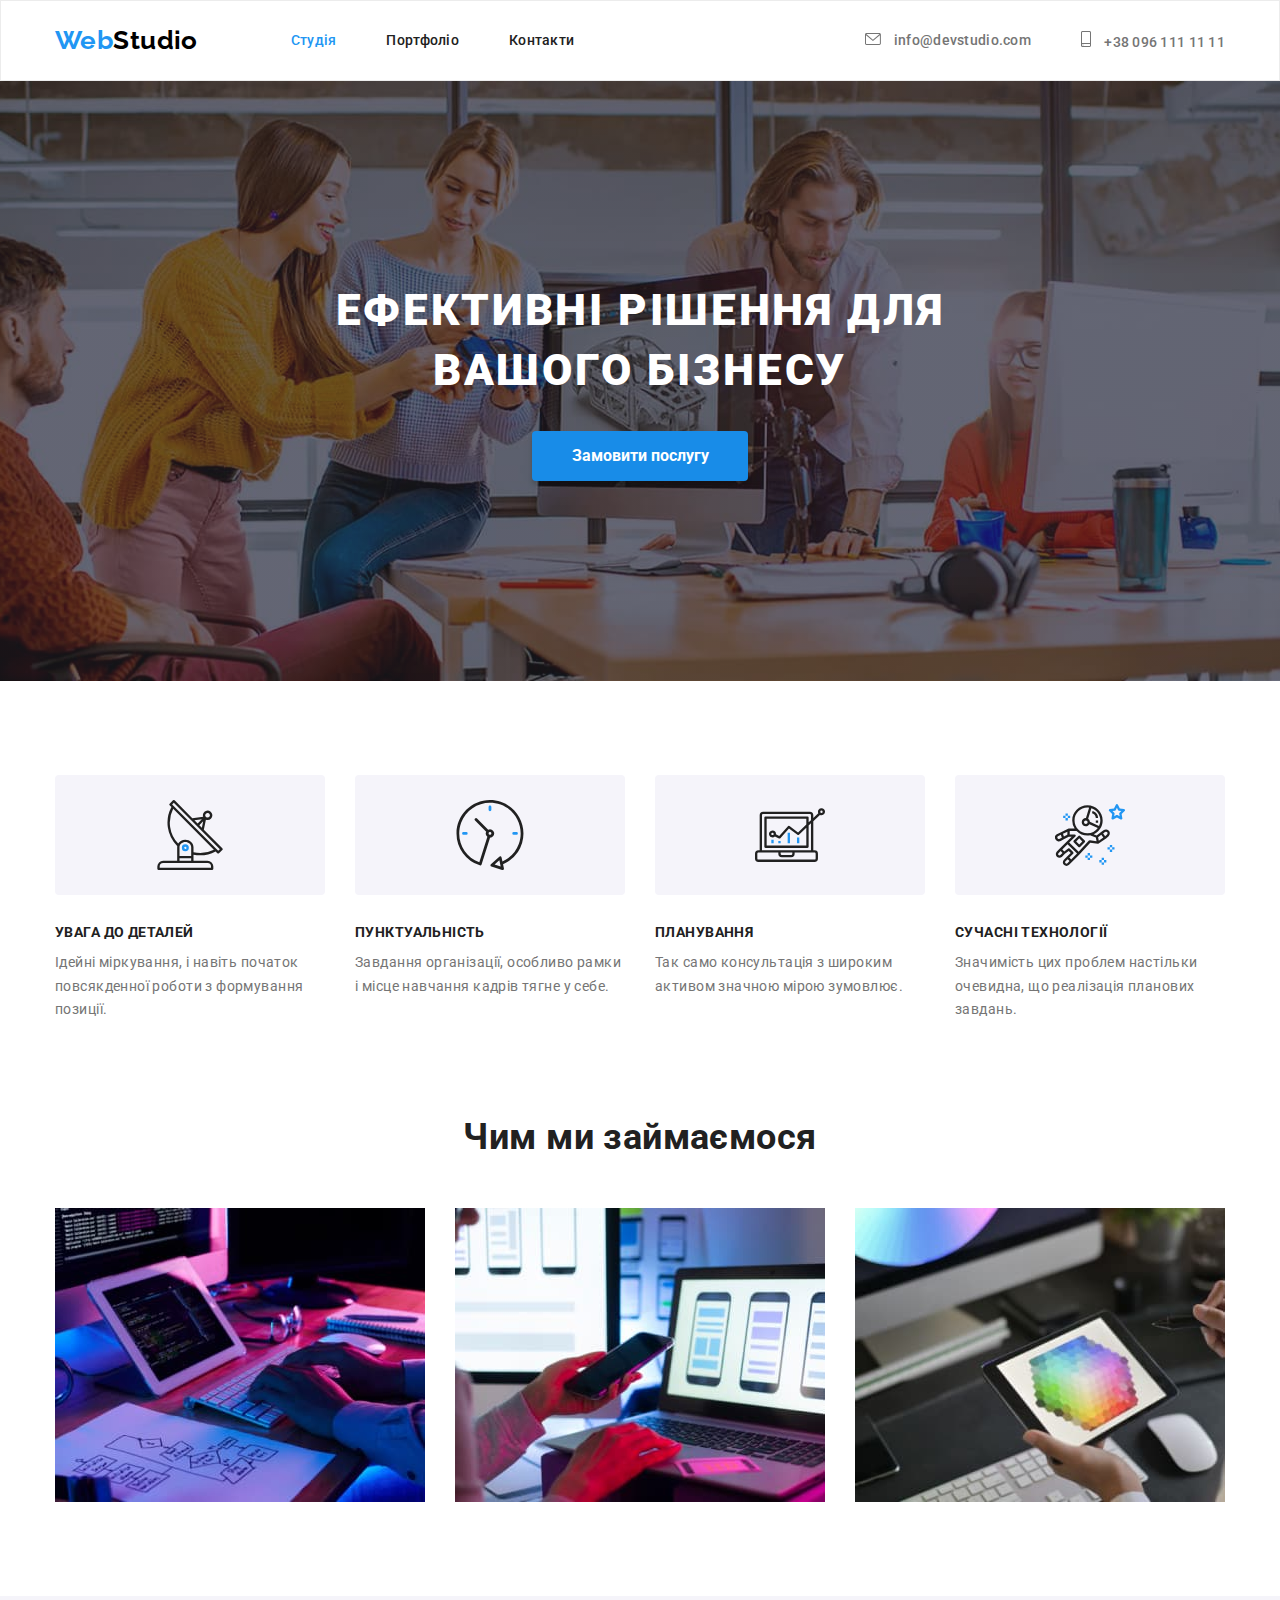
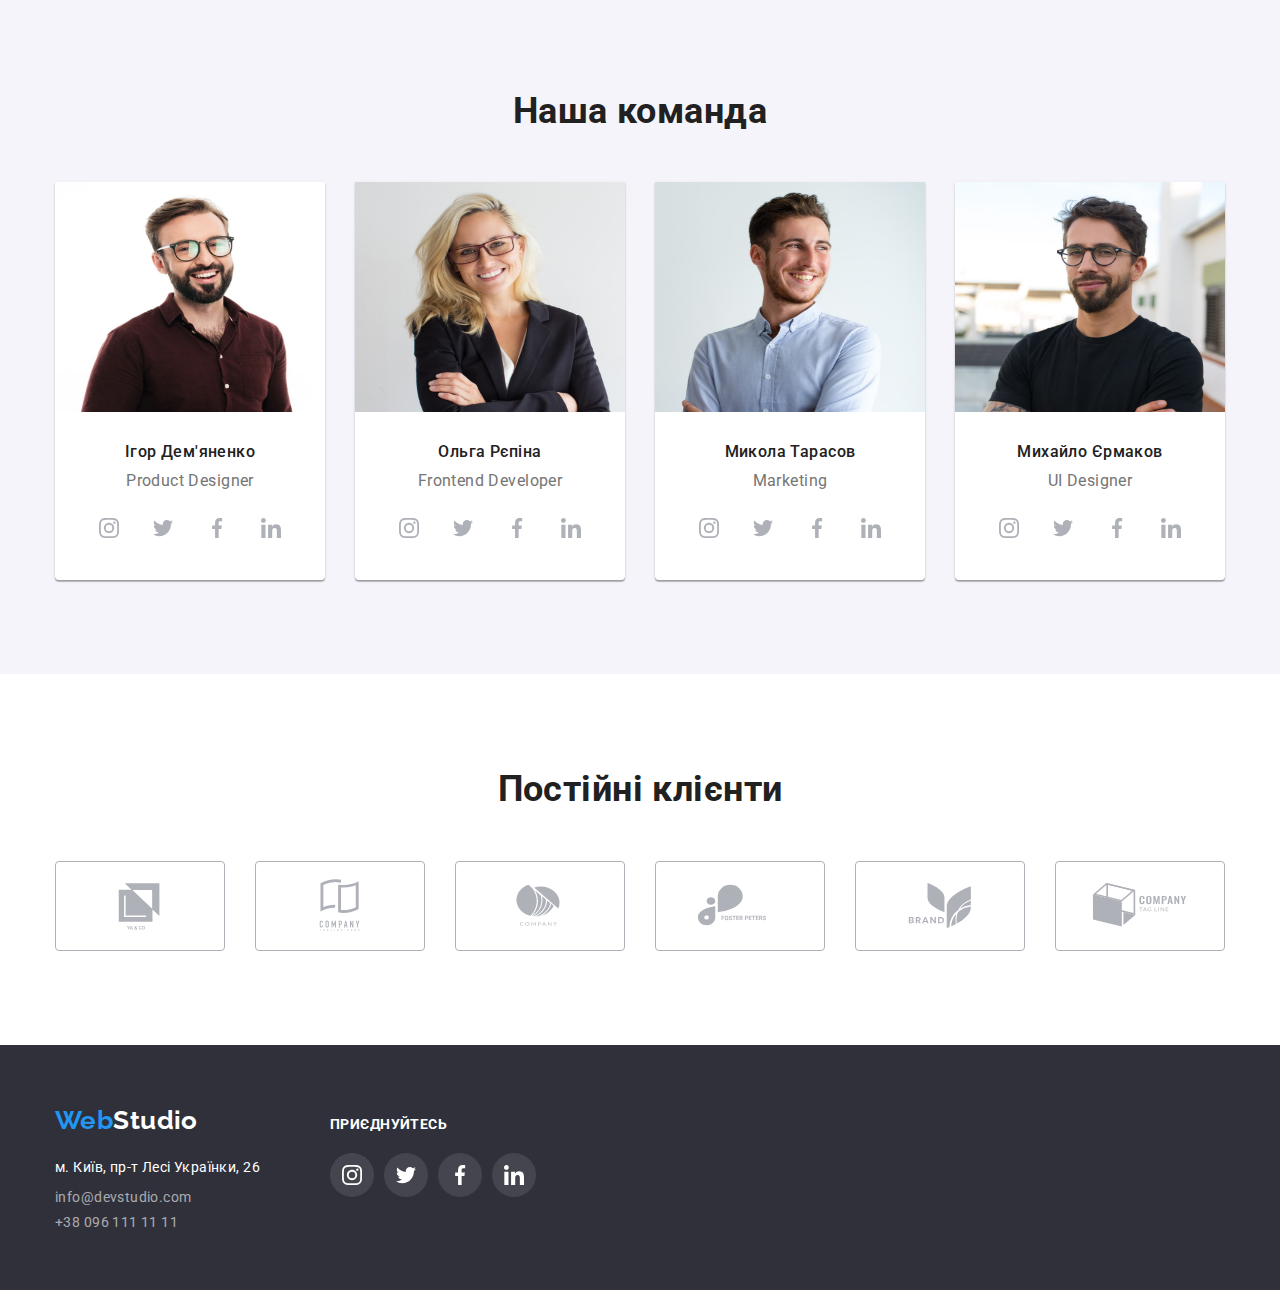
<file: index.html>
<!DOCTYPE html>
<html lang="uk">
  <head>
    <meta charset="UTF-8" />
    <meta http-equiv="X-UA-Compatible" content="IE=edge" />
    <meta name="viewport" content="width=device-width, initial-scale=1.0" />
    <title>Вебстудія</title>
    <link rel="preconnect" href="https://fonts.googleapis.com" />
    <link rel="preconnect" href="https://fonts.gstatic.com" crossorigin />
    <link
      href="https://fonts.googleapis.com/css2?family=Raleway:wght@700&family=Roboto:wght@400;500;700;900&display=swap"
      rel="stylesheet"
    />
    <link
      rel="stylesheet"
      href="https://cdn.jsdelivr.net/npm/modern-normalize@1.1.0/modern-normalize.min.css"
    />
    <link rel="stylesheet" href="./css/styles.css" />
  </head>
  <body>
    <header class="page-header">
      <div class="container top-page">
        <nav class="page-navigation">
          <a href="./index.html" class="logo">
            <span class="logo-accent-color">Web</span
            ><span class="logo-color">Studio</span>
          </a>
          <ul class="site-nav list">
            <li class="site-nav-item">
              <a href="#" class="link current">Студія</a>
            </li>
            <li class="site-nav-item">
              <a href="./portfolio.html" class="link">Портфоліо</a>
            </li>
            <li class="site-nav-item"><a href="#" class="link">Контакти</a></li>
          </ul>
        </nav>
        <ul class="auth-nav list">
          <li class="auth-nav-item">
            <a class="auth-nav-link link" href="mailto:info@devstudio.com"
              ><svg class="auth-mail-icon">
                <use href="./images/sprite.svg#icon-envelope"></use>
              </svg>
              info@devstudio.com</a
            >
          </li>
          <li class="auth-nav-item">
            <a class="auth-nav-link link" href="tel:+380961111111"
              ><svg class="auth-phone-icon">
                <use href="./images/sprite.svg#icon-smartphone"></use>
              </svg>
              +38 096 111 11 11</a
            >
          </li>
        </ul>
      </div>
    </header>
    <main>
      <!-- Герой -->
      <section class="hero section">
        <div class="container">
          <h1 class="hero-title">Ефективні рішення для вашого бізнесу</h1>
          <button type="button" class="button primary">Замовити послугу</button>
        </div>
      </section>
      <!-- Особливості -->

      <section class="features section">
        <div class="container">
          <h2 class="visually-hidden">Наші переваги</h2>
          <ul class="features-list list">
            <li class="features-card">
              <div class="features-icon-box">
                <svg lang="en" aria-label="antenna-icon" class="features-icon">
                  <use href="./images/sprite.svg#icon-antenna"></use>
                </svg>
              </div>
              <h3 class="features-title">УВАГА ДО ДЕТАЛЕЙ</h3>
              <p class="features-text">
                Ідейні міркування, і навіть початок повсякденної роботи з
                формування позиції.
              </p>
            </li>
            <li class="features-card">
              <div class="features-icon-box">
                <svg lang="en" aria-label="clock-icon" class="features-icon">
                  <use href="./images/sprite.svg#icon-clock"></use>
                </svg>
              </div>
              <h3 class="features-title">ПУНКТУАЛЬНІСТЬ</h3>
              <p class="features-text">
                Завдання організації, особливо рамки і місце навчання кадрів
                тягне у себе.
              </p>
            </li>
            <li class="features-card">
              <div class="features-icon-box">
                <svg lang="en" aria-label="diagram-icon" class="features-icon">
                  <use href="./images/sprite.svg#icon-diagram"></use>
                </svg>
              </div>
              <h3 class="features-title">ПЛАНУВАННЯ</h3>
              <p class="features-text">
                Так само консультація з широким активом значною мірою зумовлює.
              </p>
            </li>
            <li class="features-card">
              <div class="features-icon-box">
                <svg
                  lang="en"
                  aria-label="astronaut-icon"
                  class="features-icon"
                >
                  <use href="./images/sprite.svg#icon-astronaut"></use>
                </svg>
              </div>
              <h3 class="features-title">СУЧАСНІ ТЕХНОЛОГІЇ</h3>
              <p class="features-text">
                Значимість цих проблем настільки очевидна, що реалізація
                планових завдань.
              </p>
            </li>
          </ul>
        </div>
      </section>
      <!-- Сфера діяльності -->
      <section class="work section">
        <div class="container">
          <h2 class="our-work-title">Чим ми займаємося</h2>
          <ul class="our-work list">
            <li class="our-work-card">
              <img
                src="./images/box1.jpg"
                alt="Створення макету сайта"
                width="370"
                height="294"
              />
            </li>
            <li class="our-work-card">
              <img
                src="./images/box2.jpg"
                alt="Тестування мобільної версії"
                width="370"
                height="294"
              />
            </li>
            <li class="our-work-card">
              <img
                src="./images/box3.jpg"
                alt="Обрання кольору"
                width="370"
                height="294"
              />
            </li>
          </ul>
        </div>
      </section>
      <!-- Наша команда -->
      <section class="team section">
        <div class="container">
          <h2 class="our-team-title">Наша команда</h2>
          <ul class="our-team list">
            <li class="our-team-card">
              <img
                class="team-photo"
                src="./images/ihor_demyanenko.jpg"
                alt="Ігор Дем'яненко дизайнер продукту"
                width="270"
                height="260"
              />
              <h3 class="team-title staff">Ігор Дем'яненко</h3>
              <p class="team-text staff">Product Designer</p>
              <ul class="social-list list">
                <li class="social-list-item">
                  <a href="" class="social-list-link">
                    <svg
                      lang="en"
                      aria-label="instagram-icon"
                      class="social-list-icon"
                    >
                      <use href="./images/sprite.svg#icon-instagram"></use>
                    </svg>
                  </a>
                </li>
                <li class="social-list-item">
                  <a href="" class="social-list-link">
                    <svg
                      lang="en"
                      aria-label="twitter-icon"
                      class="social-list-icon"
                    >
                      <use href="./images/sprite.svg#icon-twitter"></use>
                    </svg>
                  </a>
                </li>
                <li class="social-list-item">
                  <a href="" class="social-list-link">
                    <svg
                      lang="en"
                      aria-label="facebook-icon"
                      class="social-list-icon"
                    >
                      <use href="./images/sprite.svg#icon-facebook"></use>
                    </svg>
                  </a>
                </li>
                <li class="social-list-item">
                  <a href="" class="social-list-link">
                    <svg
                      lang="en"
                      aria-label="linkedin-icon"
                      class="social-list-icon"
                    >
                      <use href="./images/sprite.svg#icon-linkedin"></use>
                    </svg>
                  </a>
                </li>
              </ul>
            </li>
            <li class="our-team-card">
              <img
                class="team-photo"
                src="./images/olha_repina.jpg"
                alt="Ольга Рєпіна розробник інтерфейсу"
                width="270"
                height="260"
              />
              <h3 class="team-title staff">Ольга Рєпіна</h3>
              <p class="team-text staff">Frontend Developer</p>
              <ul class="social-list list">
                <li class="social-list-item">
                  <a href="" class="social-list-link">
                    <svg
                      lang="en"
                      aria-label="instagram-icon"
                      class="social-list-icon"
                    >
                      <use href="./images/sprite.svg#icon-instagram"></use>
                    </svg>
                  </a>
                </li>
                <li class="social-list-item">
                  <a href="" class="social-list-link">
                    <svg
                      lang="en"
                      aria-label="twitter-icon"
                      class="social-list-icon"
                    >
                      <use href="./images/sprite.svg#icon-twitter"></use>
                    </svg>
                  </a>
                </li>
                <li class="social-list-item">
                  <a href="" class="social-list-link">
                    <svg
                      lang="en"
                      aria-label="facebook-icon"
                      class="social-list-icon"
                    >
                      <use href="./images/sprite.svg#icon-facebook"></use>
                    </svg>
                  </a>
                </li>
                <li class="social-list-item">
                  <a href="" class="social-list-link">
                    <svg
                      lang="en"
                      aria-label="linkedin-icon"
                      class="social-list-icon"
                    >
                      <use href="./images/sprite.svg#icon-linkedin"></use>
                    </svg>
                  </a>
                </li>
              </ul>
            </li>
            <li class="our-team-card">
              <img
                class="team-photo"
                src="./images/mikola_tarasov.jpg"
                alt="Микола Тарасов маркетолог"
                width="270"
                height="260"
              />
              <h3 class="team-title staff">Микола Тарасов</h3>
              <p class="team-text staff">Marketing</p>
              <ul class="social-list list">
                <li class="social-list-item">
                  <a href="" class="social-list-link">
                    <svg
                      lang="en"
                      aria-label="instagram-icon"
                      class="social-list-icon"
                    >
                      <use href="./images/sprite.svg#icon-instagram"></use>
                    </svg>
                  </a>
                </li>
                <li class="social-list-item">
                  <a href="" class="social-list-link">
                    <svg
                      lang="en"
                      aria-label="twitter-icon"
                      class="social-list-icon"
                    >
                      <use href="./images/sprite.svg#icon-twitter"></use>
                    </svg>
                  </a>
                </li>
                <li class="social-list-item">
                  <a href="" class="social-list-link">
                    <svg
                      lang="en"
                      aria-label="facebook-icon"
                      class="social-list-icon"
                    >
                      <use href="./images/sprite.svg#icon-facebook"></use>
                    </svg>
                  </a>
                </li>
                <li class="social-list-item">
                  <a href="" class="social-list-link">
                    <svg
                      lang="en"
                      aria-label="linkedin-icon"
                      class="social-list-icon"
                    >
                      <use href="./images/sprite.svg#icon-linkedin"></use>
                    </svg>
                  </a>
                </li>
              </ul>
            </li>
            <li class="our-team-card">
              <img
                class="team-photo"
                src="./images/mihailo_yermakov.jpg"
                alt="Михайло Єрмаков дизайнер інтерфейсу користувача"
                width="270"
                height="260"
              />
              <h3 class="team-title staff">Михайло Єрмаков</h3>
              <p class="team-text staff">UI Designer</p>
              <ul class="social-list list">
                <li class="social-list-item">
                  <a href="" class="social-list-link">
                    <svg
                      lang="en"
                      aria-label="instagram-icon"
                      class="social-list-icon"
                    >
                      <use href="./images/sprite.svg#icon-instagram"></use>
                    </svg>
                  </a>
                </li>
                <li class="social-list-item">
                  <a href="" class="social-list-link">
                    <svg
                      lang="en"
                      aria-label="twitter-icon"
                      class="social-list-icon"
                    >
                      <use href="./images/sprite.svg#icon-twitter"></use>
                    </svg>
                  </a>
                </li>
                <li class="social-list-item">
                  <a href="" class="social-list-link">
                    <svg
                      lang="en"
                      aria-label="facebook-icon"
                      class="social-list-icon"
                    >
                      <use href="./images/sprite.svg#icon-facebook"></use>
                    </svg>
                  </a>
                </li>
                <li class="social-list-item">
                  <a href="" class="social-list-link">
                    <svg
                      lang="en"
                      aria-label="linkedin-icon"
                      class="social-list-icon"
                    >
                      <use href="./images/sprite.svg#icon-linkedin"></use>
                    </svg>
                  </a>
                </li>
              </ul>
            </li>
          </ul>
        </div>
      </section>
    </main>
    <!--Постійні клієнти-->
    <section class="clients section">
      <div class="container">
        <h2 class="our-clients-title">Постійні клієнти</h2>
        <ul class="clients-list list">
          <li class="clients-list-item">
            <a href="" class="clients-list-link">
              <svg
                lang="en"
                aria-label="first-company"
                class="clients-list-icon"
              >
                <use href="./images/sprite.svg#icon-Logo-1"></use>
              </svg>
            </a>
          </li>
          <li class="clients-list-item">
            <a href="" class="clients-list-link">
              <svg
                lang="en"
                aria-label="second-company"
                class="clients-list-icon"
              >
                <use href="./images/sprite.svg#icon-Logo-2"></use>
              </svg>
            </a>
          </li>
          <li class="clients-list-item">
            <a href="" class="clients-list-link">
              <svg
                lang="en"
                aria-label="third-company"
                class="clients-list-icon"
              >
                <use href="./images/sprite.svg#icon-Logo-3"></use>
              </svg>
            </a>
          </li>
          <li class="clients-list-item">
            <a href="" class="clients-list-link">
              <svg
                lang="en"
                aria-label="fourth-company"
                class="clients-list-icon"
              >
                <use href="./images/sprite.svg#icon-Logo-4"></use>
              </svg>
            </a>
          </li>
          <li class="clients-list-item">
            <a href="" class="clients-list-link">
              <svg
                lang="en"
                aria-label="fifth-company"
                class="clients-list-icon"
              >
                <use href="./images/sprite.svg#icon-Logo-5"></use>
              </svg>
            </a>
          </li>
          <li class="clients-list-item">
            <a href="" class="clients-list-link">
              <svg
                lang="en"
                aria-label="sixth-company"
                class="clients-list-icon"
              >
                <use href="./images/sprite.svg#icon-Logo-6"></use>
              </svg>
            </a>
          </li>
        </ul>
      </div>
    </section>
    <!-- Підвал -->
    <footer class="footer">
      <div class="bottom-info container">
        <div>
          <a href="./index.html" class="logo bottom"
            ><span class="logo-accent-color">Web</span
            ><span class="logo-white">Studio</span>
          </a>
          <address>
            <ul class="address list">
              <li>
                <a href="" class="address-text link"
                  >м. Київ, пр-т Лесі Українки, 26</a
                >
              </li>
              <li>
                <a href="mailto:info@devstudio.com" class="address-text color"
                  >info@devstudio.com</a
                >
              </li>
              <li>
                <a href="tel:+380961111111" class="address-text color"
                  >+38 096 111 11 11</a
                >
              </li>
            </ul>
          </address>
        </div>
        <div class="bottom-social-info">
          <h2 class="bottom-title">приєднуйтесь</h2>
          <ul class="bottom-social-list list">
            <li class="bottom-social-list-item">
              <a href="" class="bottom-social-list-link">
                <svg
                  lang="en"
                  aria-label="instagram-icon"
                  class="bottom-social-list-icon"
                >
                  <use href="./images/sprite.svg#icon-instagram"></use>
                </svg>
              </a>
            </li>
            <li class="bottom-social-list-item">
              <a href="" class="bottom-social-list-link">
                <svg
                  lang="en"
                  aria-label="twitter-icon"
                  class="bottom-social-list-icon"
                >
                  <use href="./images/sprite.svg#icon-twitter"></use>
                </svg>
              </a>
            </li>
            <li class="bottom-social-list-item">
              <a href="" class="bottom-social-list-link">
                <svg
                  lang="en"
                  aria-label="facebook-icon"
                  class="bottom-social-list-icon"
                >
                  <use href="./images/sprite.svg#icon-facebook"></use>
                </svg>
              </a>
            </li>
            <li class="bottom-social-list-item">
              <a href="" class="bottom-social-list-link">
                <svg
                  lang="en"
                  aria-label="linkedin-icon"
                  class="bottom-social-list-icon"
                >
                  <use href="./images/sprite.svg#icon-linkedin"></use>
                </svg>
              </a>
            </li>
          </ul>
        </div>
      </div>
    </footer>
  </body>
</html>
</file>
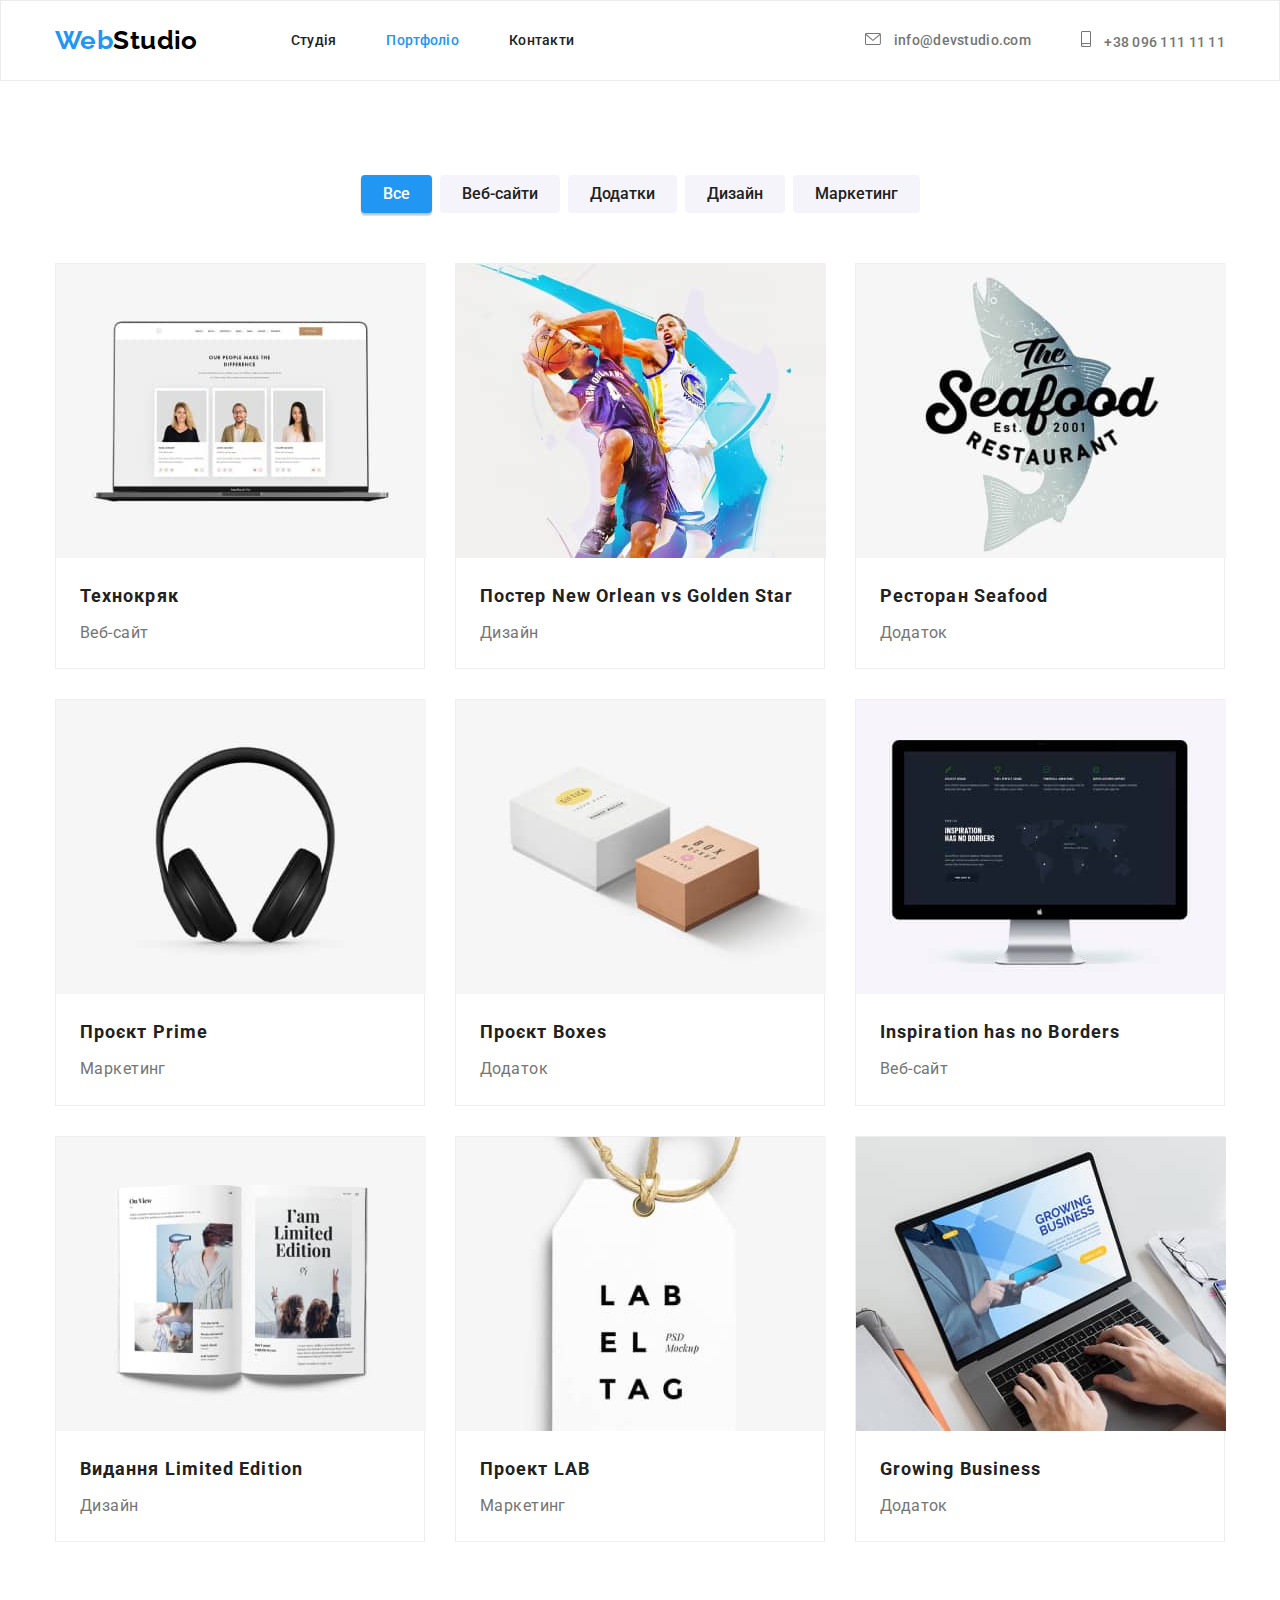
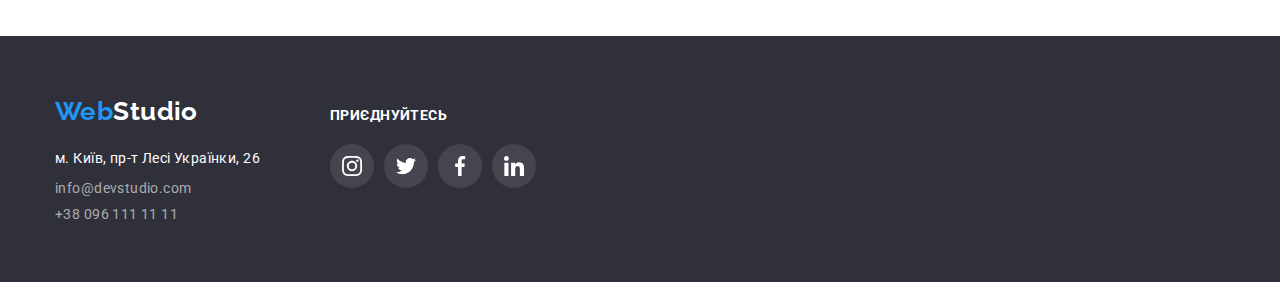
<file: portfolio.html>
<!DOCTYPE html>
<html lang="uk">
  <head>
    <meta charset="UTF-8" />
    <meta http-equiv="X-UA-Compatible" content="IE=edge" />
    <meta name="viewport" content="width=device-width, initial-scale=1.0" />
    <title>Портфоліо</title>
    <link rel="preconnect" href="https://fonts.googleapis.com" />
    <link rel="preconnect" href="https://fonts.gstatic.com" crossorigin />
    <link
      href="https://fonts.googleapis.com/css2?family=Raleway:wght@700&family=Roboto:wght@400;500;700;900&display=swap"
      rel="stylesheet"
    />
    <link
      rel="stylesheet"
      href="https://cdn.jsdelivr.net/npm/modern-normalize@1.1.0/modern-normalize.min.css"
    />
    <link rel="stylesheet" href="./css/styles.css" />
  </head>
  <body>
    <header class="page-header">
      <div class="container top-page">
        <nav class="page-navigation">
          <a href="./index.html" class="logo">
            <span class="logo-accent-color">Web</span
            ><span class="logo-color">Studio</span>
          </a>
          <ul class="site-nav list">
            <li class="site-nav-item">
              <a href="./index.html" class="link">Студія</a>
            </li>
            <li class="site-nav-item">
              <a href="./portfolio.html" class="link current">Портфоліо</a>
            </li>
            <li class="site-nav-item"><a href="#" class="link">Контакти</a></li>
          </ul>
        </nav>
        <ul class="auth-nav list">
          <li class="auth-nav-item">
            <a class="auth-nav-link link" href="mailto:info@devstudio.com"
              ><svg class="auth-mail-icon">
                <use href="./images/sprite.svg#icon-envelope"></use>
              </svg>
              info@devstudio.com</a
            >
          </li>
          <li class="auth-nav-item">
            <a class="auth-nav-link link" href="tel:+380961111111"
              ><svg class="auth-phone-icon">
                <use href="./images/sprite.svg#icon-smartphone"></use>
              </svg>
              +38 096 111 11 11</a
            >
          </li>
        </ul>
      </div>
    </header>
    <main>
      <!-- Наші проекти -->
      <section class="section">
        <div class="container">
          <h1 class="section-title visually-hidden">Наші проекти</h1>
          <ul class="buttons list">
            <li>
              <button type="button" class="button secondary current">
                Все
              </button>
            </li>
            <li>
              <button type="button" class="button secondary">Веб-сайти</button>
            </li>
            <li>
              <button type="button" class="button secondary">Додатки</button>
            </li>
            <li>
              <button type="button" class="button secondary">Дизайн</button>
            </li>
            <li>
              <button type="button" class="button secondary">Маркетинг</button>
            </li>
          </ul>
          <ul class="our-portfolio list">
            <li class="portfolio-card">
              <a href="" class="portfolio-card-info link">
                <img
                  class="portfolio-photo"
                  src="./images/portfolio/website-technokryak-img.jpg"
                  alt="веб-сфйт Технокряк"
                  width="370"
                  height="294"
                />
                <div class="portfolio-info">
                  <h2 class="portfolio-title">Технокряк</h2>
                  <p class="portfolio-text">Веб-сайт</p>
                </div></a
              >
            </li>
            <li class="portfolio-card">
              <a href="" class="portfolio-card-info link">
                <img
                  class="portfolio-photo"
                  src="./images/portfolio/poster-design-img.jpg"
                  alt="дизайн Постер New Orlean vs Golden Star"
                  width="370"
                  height="294"
                />
                <div class="portfolio-info">
                  <h2 class="portfolio-title">
                    Постер New Orlean vs Golden Star
                  </h2>
                  <p class="portfolio-text">Дизайн</p>
                </div></a
              >
            </li>
            <li class="portfolio-card">
              <a href="" class="portfolio-card-info link">
                <img
                  class="portfolio-photo"
                  src="./images/portfolio/application-seafood-img.jpg"
                  alt="додаток Ресторан Seafood"
                  width="370"
                  height="294"
                />
                <div class="portfolio-info">
                  <h2 class="portfolio-title">Ресторан Seafood</h2>
                  <p class="portfolio-text">Додаток</p>
                </div></a
              >
            </li>
            <li class="portfolio-card">
              <a href="" class="portfolio-card-info link"
                ><img
                  class="portfolio-photo"
                  src="./images/portfolio/marketing-prime-img.jpg"
                  alt="маркетинг Проєкт Prime"
                  width="370"
                  height="294"
                />
                <div class="portfolio-info">
                  <h2 class="portfolio-title">Проєкт Prime</h2>
                  <p class="portfolio-text">Маркетинг</p>
                </div></a
              >
            </li>
            <li class="portfolio-card">
              <a href="" class="portfolio-card-info link"
                ><img
                  class="portfolio-photo"
                  src="./images/portfolio/application-boxes-img.jpg"
                  alt="додаток Проєкт Boxes"
                  width="370"
                  height="294"
                />
                <div class="portfolio-info">
                  <h2 class="portfolio-title">Проєкт Boxes</h2>
                  <p class="portfolio-text">Додаток</p>
                </div></a
              >
            </li>
            <li class="portfolio-card">
              <a href="" class="portfolio-card-info link"
                ><img
                  class="portfolio-photo"
                  src="./images/portfolio/website-inspiration-img.jpg"
                  alt="веб-сайт Inspiration has no Borders"
                  width="370"
                  height="294"
                />
                <div class="portfolio-info">
                  <h2 class="portfolio-title">Inspiration has no Borders</h2>
                  <p class="portfolio-text">Веб-сайт</p>
                </div></a
              >
            </li>
            <li class="portfolio-card">
              <a href="" class="portfolio-card-info link">
                <img
                  class="portfolio-photo"
                  src="./images/portfolio/design-limited-img.jpg"
                  alt="дизайн Видання Limited Edition"
                  width="370"
                  height="294"
                />
                <div class="portfolio-info">
                  <h2 class="portfolio-title">Видання Limited Edition</h2>
                  <p class="portfolio-text">Дизайн</p>
                </div></a
              >
            </li>
            <li class="portfolio-card">
              <a href="" class="portfolio-card-info link"
                ><img
                  class="portfolio-photo"
                  src="./images/portfolio/marketing-lab-img.jpg"
                  alt="маркетинг Проект LAB"
                  width="370"
                  height="294"
                />
                <div class="portfolio-info">
                  <h2 class="portfolio-title">Проект LAB</h2>
                  <p class="portfolio-text">Маркетинг</p>
                </div></a
              >
            </li>
            <li class="portfolio-card">
              <a href="" class="portfolio-card-info link"
                ><img
                  class="portfolio-photo"
                  src="./images/portfolio/application-growing-business-img.jpg"
                  alt="додаток Growing Business"
                  width="370"
                  height="294"
                />
                <div class="portfolio-info">
                  <h2 class="portfolio-title">Growing Business</h2>
                  <p class="portfolio-text">Додаток</p>
                </div></a
              >
            </li>
          </ul>
        </div>
      </section>
    </main>
    <!-- Підвал -->
    <footer class="footer">
      <div class="bottom-info container">
        <div>
          <a href="./index.html" class="logo bottom"
            ><span class="logo-accent-color">Web</span
            ><span class="logo-white">Studio</span>
          </a>
          <address>
            <ul class="address list">
              <li>
                <a href="" class="address-text link"
                  >м. Київ, пр-т Лесі Українки, 26</a
                >
              </li>
              <li>
                <a href="mailto:info@devstudio.com" class="address-text color"
                  >info@devstudio.com</a
                >
              </li>
              <li>
                <a href="tel:+380961111111" class="address-text color"
                  >+38 096 111 11 11</a
                >
              </li>
            </ul>
          </address>
        </div>
        <div class="bottom-social-info">
          <h2 class="bottom-title">приєднуйтесь</h2>
          <ul class="bottom-social-list list">
            <li class="bottom-social-list-item">
              <a href="" class="bottom-social-list-link">
                <svg
                  lang="en"
                  aria-label="instagram-icon"
                  class="bottom-social-list-icon"
                >
                  <use href="./images/sprite.svg#icon-instagram"></use>
                </svg>
              </a>
            </li>
            <li class="bottom-social-list-item">
              <a href="" class="bottom-social-list-link">
                <svg
                  lang="en"
                  aria-label="twitter-icon"
                  class="bottom-social-list-icon"
                >
                  <use href="./images/sprite.svg#icon-twitter"></use>
                </svg>
              </a>
            </li>
            <li class="bottom-social-list-item">
              <a href="" class="bottom-social-list-link">
                <svg
                  lang="en"
                  aria-label="facebook-icon"
                  class="bottom-social-list-icon"
                >
                  <use href="./images/sprite.svg#icon-facebook"></use>
                </svg>
              </a>
            </li>
            <li class="bottom-social-list-item">
              <a href="" class="bottom-social-list-link">
                <svg
                  lang="en"
                  aria-label="linkedin-icon"
                  class="bottom-social-list-icon"
                >
                  <use href="./images/sprite.svg#icon-linkedin"></use>
                </svg>
              </a>
            </li>
          </ul>
        </div>
      </div>
    </footer>
  </body>
</html>
</file>
<file: css/styles.css>
/* колір логотипа #000000 */
/* колір загаловків #212121 */
/* основний колір тексту #757575 */
/* вторичний колір тексту #FFFFFF */
/* аккцент #2196F3 */
/* колір кнопки #188CE8 */
/* основний колір фону #F5F5F5 */
/* вторичний колір фону #FFFFFF */
/* додатковий колір фону #F5F4FA */
/* додатковий колір адреси rgba(255, 255, 255, 0.6) */
:root {
  --primary-background-color: #f5f5f5;
  --secondary-background-color: #2f303a;
  --additional-background-color: #f5f4fa;
  --title-text-color: #212121;
  --primary-text-color: #757575;
  --secondary-text-color: #ffffff;
  --accent-color: #2196f3;
  --button-color: #188ce8;
  --additional-address-color: rgba(255, 255, 255, 0.6);
}
h1,
h2,
h3,
h4,
p {
  margin-top: 0;
  margin-bottom: 0;
}

ul,
ol {
  margin-top: 0;
  margin-bottom: 0;
  padding-left: 0;
}
body {
  font-family: "Roboto", sans-serif;
  font-weight: 400;
  font-size: 14px;
  letter-spacing: 0.03em;

  color: var(--title-text-color);
  background-color: #fff;
}
.list {
  list-style: none;
  font-style: normal;
}
.link {
  text-decoration: none;
}
.visually-hidden {
  position: absolute;
  white-space: nowrap;
  width: 1px;
  height: 1px;
  overflow: hidden;
  border: 0;
  padding: 0;
  clip: rect(0 0 0 0);
  clip-path: inset(50%);
  margin: -1px;
}

img {
  display: block;
}
.container {
  width: 1200px;
  margin-left: auto;
  margin-right: auto;
  padding-left: 15px;
  padding-right: 15px;
}
.button {
  font-weight: 700;
  font-size: 16px;
  line-height: 1.88;
  border-radius: 4px;
  cursor: pointer;

  color: var(--title-text-color);
  background-color: var(--additional-background-color);
}
.section {
  padding-top: 94px;
  padding-bottom: 94px;
}
/* =============COMPONENTS=================== */

/* =============HEADER======================= */
.page-header {
  padding-top: 24px;
  padding-bottom: 24px;
  border: 1px solid #ececec;
}
.top-page {
  display: flex;
  align-items: center;
  justify-content: space-between;
}
.page-navigation {
  display: flex;
  align-items: center;
}
.logo {
  margin-right: 93px;
  text-decoration: none;
  font-family: "Raleway", sans-serif;
  font-weight: 700;
  font-size: 26px;
  line-height: 1.2;
}
.logo-accent-color {
  color: var(--accent-color);
}
.logo-color {
  color: #000000;
}
.logo-white {
  color: var(--secondary-text-color);
}
.site-nav {
  display: flex;
  column-gap: 50px;
}
.site-nav .link {
  font-weight: 500;
  line-height: 1.14;
  letter-spacing: 0.02em;

  color: var(--title-text-color);
}
.site-nav .link:hover,
.site-nav .link:focus {
  color: var(--accent-color);
}
.link.current {
  color: var(--accent-color);
}
.auth-nav {
  display: flex;
  column-gap: 50px;
}
.auth-nav-item {
  display: flex;
  align-items: center;
  justify-content: center;
}
.auth-mail-icon {
  width: 16px;
  height: 12px;
  margin-right: 10px;
}
.auth-phone-icon {
  width: 10px;
  height: 16px;
  margin-right: 10px;
}
.auth-nav-link {
  font-weight: 500;
  line-height: 1.14;
  letter-spacing: 0.02em;

  color: var(--primary-text-color);
  fill: currentColor;
}
.auth-nav-link:hover,
.auth-nav-link:focus {
  color: var(--accent-color);
}

/* =================/HEADER================== */
/* =================HERO==================== */
.hero {
  padding-top: 200px;
  padding-bottom: 200px;
  margin: 0 auto;

  text-align: center;
  max-width: 1600px;

  background-repeat: no-repeat;
  background-size: cover;
  background-position: center;
  background-image: linear-gradient(
      rgba(47, 48, 58, 0.4),
      rgba(47, 48, 58, 0.4)
    ),
    url("../images/bg-image.jpg");
  background-color: #c4c4c4;
}
.hero-title {
  margin-left: auto;
  margin-right: auto;
  width: 696px;
  margin-bottom: 30px;

  font-weight: 900;
  font-size: 44px;
  line-height: 1.36;
  letter-spacing: 0.06em;
  text-transform: uppercase;

  color: var(--secondary-text-color);
}
.button.primary {
  width: 216px;
  height: 50px;
  box-shadow: 0px 4px 4px rgba(0, 0, 0, 0.15);
  border-radius: 4px;
  border-color: transparent;

  color: var(--secondary-text-color);
  background-color: var(--button-color);
}
.button.primary:hover,
.button.primary:focus {
  background-color: var(--accent-color);
}
/* ================/HERO======================= */
/* ================FEATURES=================== */
.features-list {
  display: flex;
  align-items: start;
  gap: 30px;
}
.features-card {
  flex-basis: calc((100%-90px) / 4);
}
.features-icon-box {
  display: flex;
  align-items: center;
  justify-content: center;
  margin-bottom: 30px;
  width: 270px;
  height: 120px;
  background-color: var(--additional-background-color);
  border-radius: 4px;
  border: none;
}
.features-icon {
  width: 70px;
  height: 70px;
}
.features-title {
  padding-bottom: 10px;
  text-transform: uppercase;
  font-size: 14px;
}
.features-title,
.work-title {
  line-height: 1.14;
}
.features-text,
.team-text,
.portfolio-text {
  color: var(--primary-text-color);
  line-height: 1.7;
}
/* ================/FEATURES=================== */
/* ================OUR WORK=================== */
.work {
  padding-top: 0;
}
.our-work {
  display: flex;
  flex-direction: row;
  gap: 30px;
}
.our-work-card {
  flex-basis: calc((100%-60px) / 3);
}
.our-work-title,
.our-clients-title,
.our-team-title {
  margin-bottom: 50px;
  font-size: 36px;
  line-height: 1.17;
  text-align: center;
}
/* =================/OUR WORK=================== */
/* =================OUR TEAM=================== */
.our-team {
  display: flex;
  align-items: center;
  gap: 30px;
}
.our-team-card {
  background: #ffffff;
  box-shadow: 0px 1px 3px rgba(0, 0, 0, 0.12), 0px 1px 1px rgba(0, 0, 0, 0.14),
    0px 2px 1px rgba(0, 0, 0, 0.2);
  border-radius: 0px 0px 4px 4px;
  flex-basis: calc((100%-90px) / 4);
}
.team-photo {
  padding-bottom: 30px;
}
.team-title.staff {
  margin-bottom: 10px;
  font-weight: 500;
  font-size: 16px;
  line-height: 1.19;
  text-align: center;
}
.team-text.staff {
  font-size: 16px;
  line-height: 1.19;
  text-align: center;
  padding-bottom: 16px;
}
.social-list {
  display: flex;
  justify-content: center;
  padding-bottom: 30px;
  column-gap: 10px;
}
.social-list-link {
  display: flex;
  align-items: center;
  justify-content: center;
  width: 44px;
  height: 44px;
  border-radius: 50%;
  background-color: #fff;
}
.social-list-link:hover,
.social-list-link:focus {
  background-color: var(--accent-color);
}
.social-list-icon {
  width: 20px;
  height: 20px;
  fill: #afb1b8;
}
.social-list-link:hover .social-list-icon,
.social-list-link:focus .social-list-icon {
  fill: #fff;
}
.team.section {
  background-color: var(--additional-background-color);
}
/* ==================/OUR TEAM=================== */
/* ==================OUR CLIENTS================= */
.clients-list {
  display: flex;
  justify-content: center;
  gap: 30px;
}
.clients-list-link {
  display: flex;
  align-items: center;
  justify-content: center;
  width: 170px;
  height: 90px;
  border: 1px solid #afb1b8;
  border-radius: 4px;
}
.clients-list-link:hover,
.clients-list-link:focus {
  border: 1px solid var(--accent-color);
}
.clients-list-icon {
  width: 106px;
  height: 60px;
  fill: #afb1b8;
}
.clients-list-link:hover .clients-list-icon,
.clients-list-link:focus .clients-list-icon {
  fill: var(--accent-color);
}
/* ==================/OUR CLIENTS================ */
/* ==================PORTFOLIO================== */
.buttons {
  margin-bottom: 50px;
  display: flex;
  justify-content: center;
  gap: 8px;
}
.our-portfolio {
  display: flex;
  flex-wrap: wrap;
  align-items: center;
  gap: 30px;
}
.portfolio-info {
  padding: 20px 24px;
}
.portfolio-card {
  display: flex;
  border: 1px solid #eeeeee;
  width: calc((100% - 60px) / 3);
}
.portfolio-card-info:hover,
.portfolio-card-info:focus {
  box-shadow: 0px 1px 1px rgba(0, 0, 0, 0.12), 0px 4px 4px rgba(0, 0, 0, 0.06),
    1px 4px 6px rgba(0, 0, 0, 0.16);
}
.portfolio-title {
  margin-bottom: 4px;
  font-size: 18px;
  line-height: 2;
  letter-spacing: 0.06em;
  color: var(--title-text-color);
}
.portfolio-text {
  font-size: 16px;
  line-height: 1.9;
}
.button.secondary {
  padding: 6px 22px;

  font-weight: 500;
  font-size: 16px;
  line-height: 1.62;
  border: none;
  border-radius: 4px;

  color: var(--title-text-color);
  background-color: var(--additional-background-color);
}
.button.secondary:hover,
.button.secondary:focus {
  color: var(--secondary-text-color);
  background-color: var(--accent-color);
  box-shadow: 0px 3px 1px rgba(0, 0, 0, 0.1), 0px 1px 2px rgba(0, 0, 0, 0.08),
    0px 2px 2px rgba(0, 0, 0, 0.12);
}
.button.secondary.current {
  color: var(--secondary-text-color);
  background-color: var(--accent-color);
  box-shadow: 0px 3px 1px rgba(0, 0, 0, 0.1), 0px 1px 2px rgba(0, 0, 0, 0.08),
    0px 2px 2px rgba(0, 0, 0, 0.12);
}
/* ==================/PORTFOLIO================== */
/* ==================FOOTER===================== */
.logo.bottom {
  display: block;
  margin-right: 0;
  margin-bottom: 20px;
}
.footer {
  padding-top: 60px;
  padding-bottom: 60px;

  background-color: var(--secondary-background-color);
}
.address {
  display: flex;
  flex-direction: column;
  gap: 9px;
}
.address .link {
  color: var(--secondary-text-color);
}
.address-text.link {
  line-height: 1.71;
}
.address-text.color {
  line-height: 1.17;
  text-decoration: none;
  font-style: normal;

  color: var(--additional-address-color);
}
.address-text.color:hover,
.address-text.color:focus {
  color: var(--accent-color);
}
.bottom-info {
  display: flex;
  align-items: baseline;
  gap: 70px;
}
.bottom-title {
  margin-bottom: 20px;
  font-size: 14px;
  line-height: 1.14;
  letter-spacing: 0.03em;
  text-transform: uppercase;

  color: #ffffff;
}
.bottom-social-list {
  display: flex;
  justify-content: center;
  column-gap: 10px;
}
.bottom-social-list-link {
  display: flex;
  align-items: center;
  justify-content: center;
  width: 44px;
  height: 44px;
  border-radius: 50%;
  background-color: rgba(255, 255, 255, 0.1);
}
.bottom-social-list-link:hover,
.bottom-social-list-link:focus {
  background-color: var(--accent-color);
}
.bottom-social-list-icon {
  width: 20px;
  height: 20px;
  fill: #fff;
}
/* ==================/FOOTER====================== */
</file>
